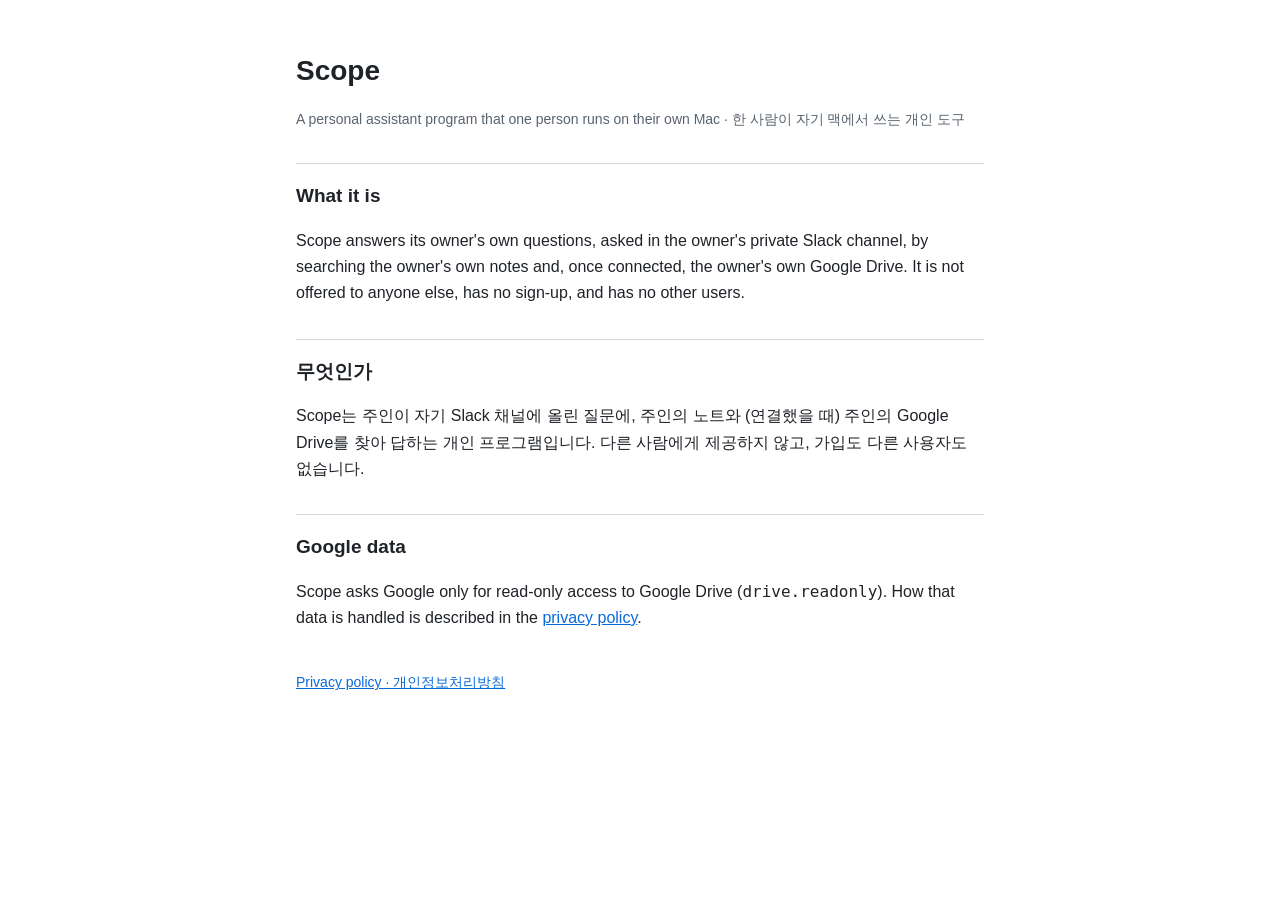
<file: index.html>
<!doctype html>
<html lang="ko">
<head>
<meta charset="utf-8">
<meta name="viewport" content="width=device-width, initial-scale=1">
<title>Scope</title>
<link rel="stylesheet" href="style.css">
</head>
<body>
<main>
<h1>Scope</h1>
<p class="muted">A personal assistant program that one person runs on their own Mac · 한 사람이 자기 맥에서 쓰는 개인 도구</p>

<h2>What it is</h2>
<p>Scope answers its owner's own questions, asked in the owner's private Slack channel, by searching the owner's own notes and, once connected, the owner's own Google Drive. It is not offered to anyone else, has no sign-up, and has no other users.</p>

<h2>무엇인가</h2>
<p>Scope는 주인이 자기 Slack 채널에 올린 질문에, 주인의 노트와 (연결했을 때) 주인의 Google Drive를 찾아 답하는 개인 프로그램입니다. 다른 사람에게 제공하지 않고, 가입도 다른 사용자도 없습니다.</p>

<h2>Google data</h2>
<p>Scope asks Google only for read-only access to Google Drive (<code>drive.readonly</code>). How that data is handled is described in the <a href="privacy.html">privacy policy</a>.</p>

<nav><a href="privacy.html">Privacy policy · 개인정보처리방침</a></nav>
</main>
</body>
</html>
</file>
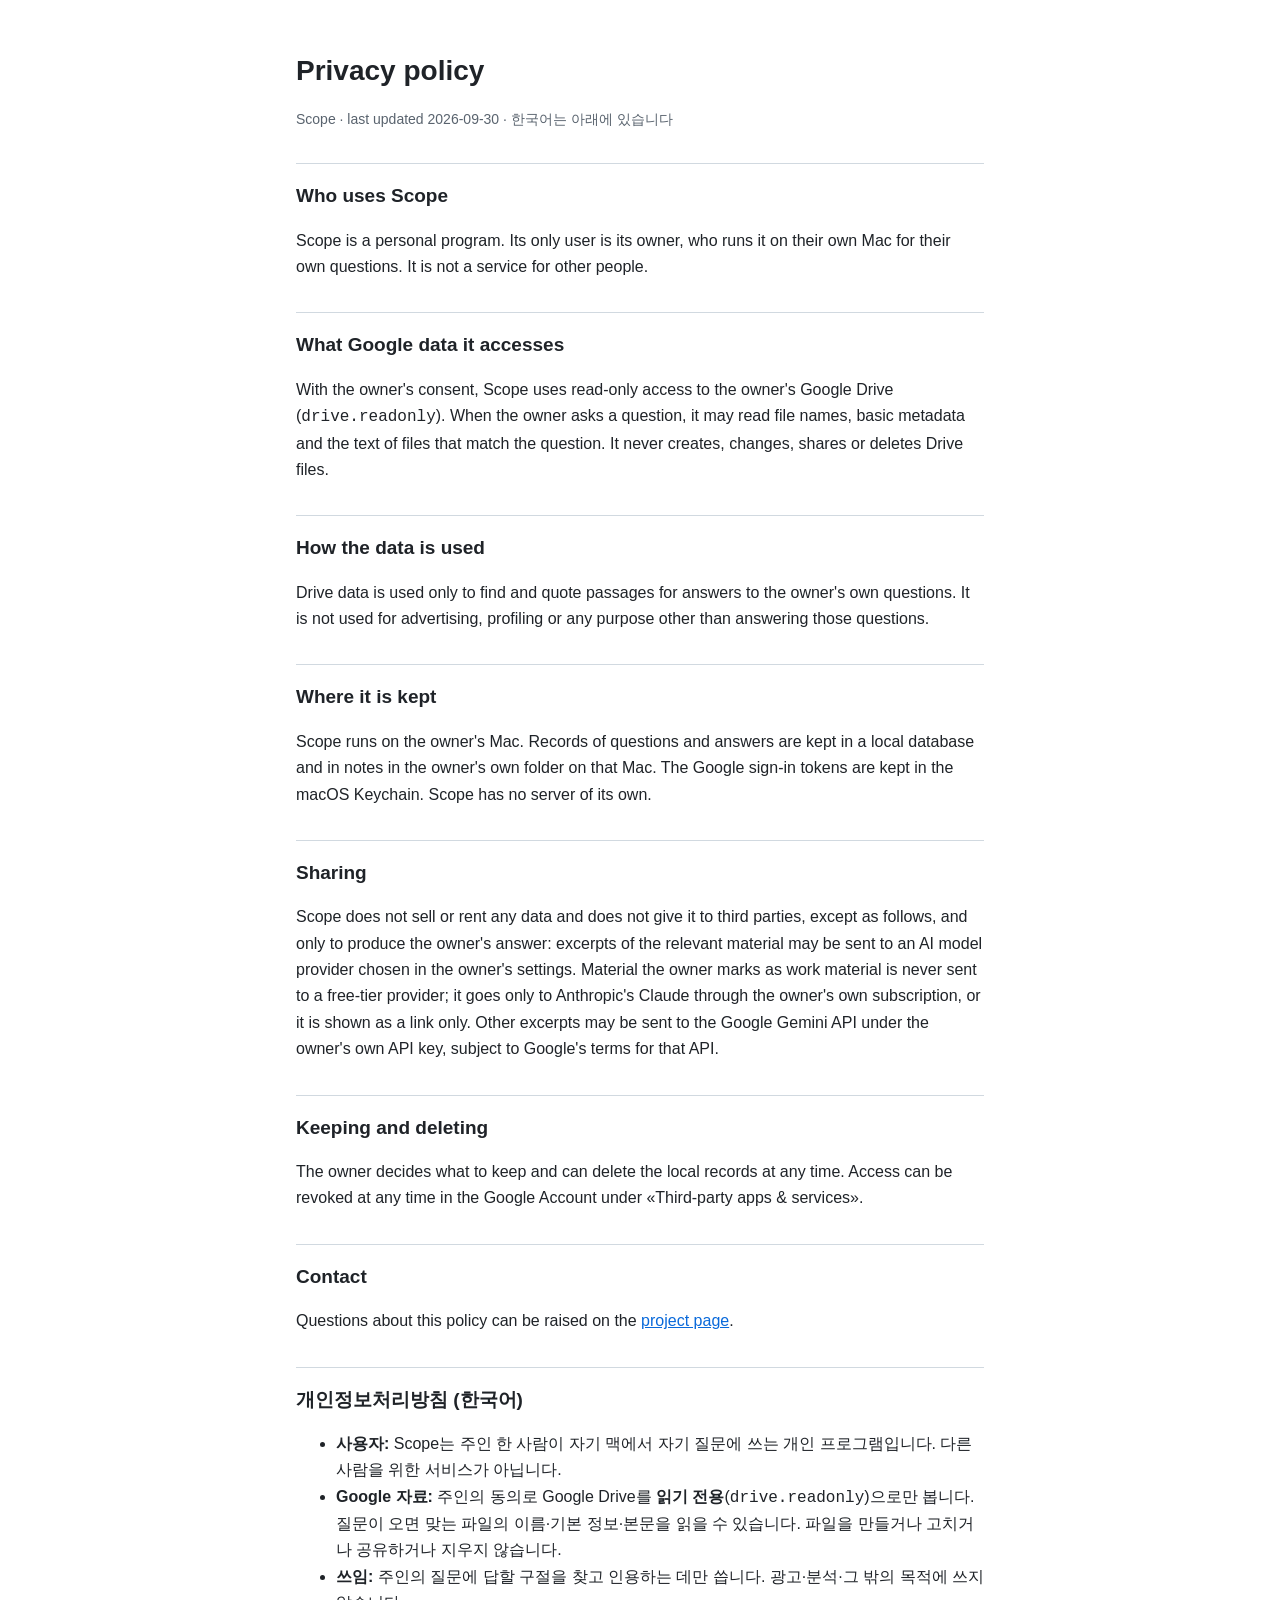
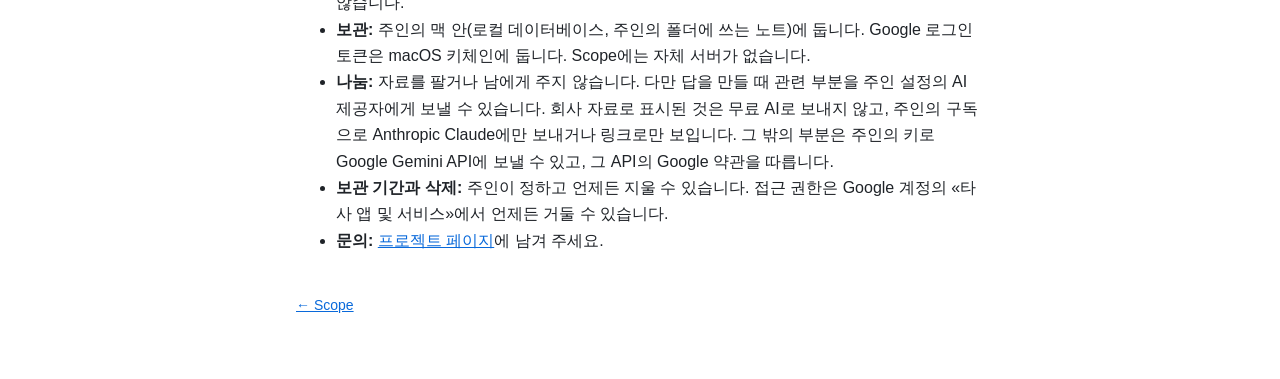
<file: privacy.html>
<!doctype html>
<html lang="ko">
<head>
<meta charset="utf-8">
<meta name="viewport" content="width=device-width, initial-scale=1">
<title>Scope Privacy Policy</title>
<link rel="stylesheet" href="style.css">
</head>
<body>
<main>
<h1>Privacy policy</h1>
<p class="muted">Scope · last updated 2026-09-30 · 한국어는 아래에 있습니다</p>

<h2>Who uses Scope</h2>
<p>Scope is a personal program. Its only user is its owner, who runs it on their own Mac for their own questions. It is not a service for other people.</p>

<h2>What Google data it accesses</h2>
<p>With the owner's consent, Scope uses read-only access to the owner's Google Drive (<code>drive.readonly</code>). When the owner asks a question, it may read file names, basic metadata and the text of files that match the question. It never creates, changes, shares or deletes Drive files.</p>

<h2>How the data is used</h2>
<p>Drive data is used only to find and quote passages for answers to the owner's own questions. It is not used for advertising, profiling or any purpose other than answering those questions.</p>

<h2>Where it is kept</h2>
<p>Scope runs on the owner's Mac. Records of questions and answers are kept in a local database and in notes in the owner's own folder on that Mac. The Google sign-in tokens are kept in the macOS Keychain. Scope has no server of its own.</p>

<h2>Sharing</h2>
<p>Scope does not sell or rent any data and does not give it to third parties, except as follows, and only to produce the owner's answer: excerpts of the relevant material may be sent to an AI model provider chosen in the owner's settings. Material the owner marks as work material is never sent to a free-tier provider; it goes only to Anthropic's Claude through the owner's own subscription, or it is shown as a link only. Other excerpts may be sent to the Google Gemini API under the owner's own API key, subject to Google's terms for that API.</p>

<h2>Keeping and deleting</h2>
<p>The owner decides what to keep and can delete the local records at any time. Access can be revoked at any time in the Google Account under «Third-party apps &amp; services».</p>

<h2>Contact</h2>
<p>Questions about this policy can be raised on the <a href="https://github.com/ziEddy/scope-app">project page</a>.</p>

<h2>개인정보처리방침 (한국어)</h2>
<ul>
<li><strong>사용자:</strong> Scope는 주인 한 사람이 자기 맥에서 자기 질문에 쓰는 개인 프로그램입니다. 다른 사람을 위한 서비스가 아닙니다.</li>
<li><strong>Google 자료:</strong> 주인의 동의로 Google Drive를 <strong>읽기 전용</strong>(<code>drive.readonly</code>)으로만 봅니다. 질문이 오면 맞는 파일의 이름·기본 정보·본문을 읽을 수 있습니다. 파일을 만들거나 고치거나 공유하거나 지우지 않습니다.</li>
<li><strong>쓰임:</strong> 주인의 질문에 답할 구절을 찾고 인용하는 데만 씁니다. 광고·분석·그 밖의 목적에 쓰지 않습니다.</li>
<li><strong>보관:</strong> 주인의 맥 안(로컬 데이터베이스, 주인의 폴더에 쓰는 노트)에 둡니다. Google 로그인 토큰은 macOS 키체인에 둡니다. Scope에는 자체 서버가 없습니다.</li>
<li><strong>나눔:</strong> 자료를 팔거나 남에게 주지 않습니다. 다만 답을 만들 때 관련 부분을 주인 설정의 AI 제공자에게 보낼 수 있습니다. 회사 자료로 표시된 것은 무료 AI로 보내지 않고, 주인의 구독으로 Anthropic Claude에만 보내거나 링크로만 보입니다. 그 밖의 부분은 주인의 키로 Google Gemini API에 보낼 수 있고, 그 API의 Google 약관을 따릅니다.</li>
<li><strong>보관 기간과 삭제:</strong> 주인이 정하고 언제든 지울 수 있습니다. 접근 권한은 Google 계정의 «타사 앱 및 서비스»에서 언제든 거둘 수 있습니다.</li>
<li><strong>문의:</strong> <a href="https://github.com/ziEddy/scope-app">프로젝트 페이지</a>에 남겨 주세요.</li>
</ul>

<nav><a href="index.html">← Scope</a></nav>
</main>
</body>
</html>
</file>
<file: style.css>
:root{--bg:#ffffff;--fg:#1f2328;--muted:#59636e;--line:#d1d9e0;--accent:#0969da}
@media (prefers-color-scheme: dark){:root{--bg:#0d1117;--fg:#e6edf3;--muted:#9198a1;--line:#30363d;--accent:#4493f8}}
*{box-sizing:border-box}
body{margin:0;background:var(--bg);color:var(--fg);font:16px/1.65 -apple-system,BlinkMacSystemFont,"Apple SD Gothic Neo","Segoe UI",sans-serif}
main{max-width:720px;margin:0 auto;padding:48px 16px 64px}
h1{font-size:28px;margin:0 0 4px}
h2{font-size:19px;margin:32px 0 8px;padding-top:16px;border-top:1px solid var(--line)}
p,li{color:var(--fg)}
.muted{color:var(--muted);font-size:14px}
a{color:var(--accent)}
nav{margin-top:40px;font-size:14px}
</file>
